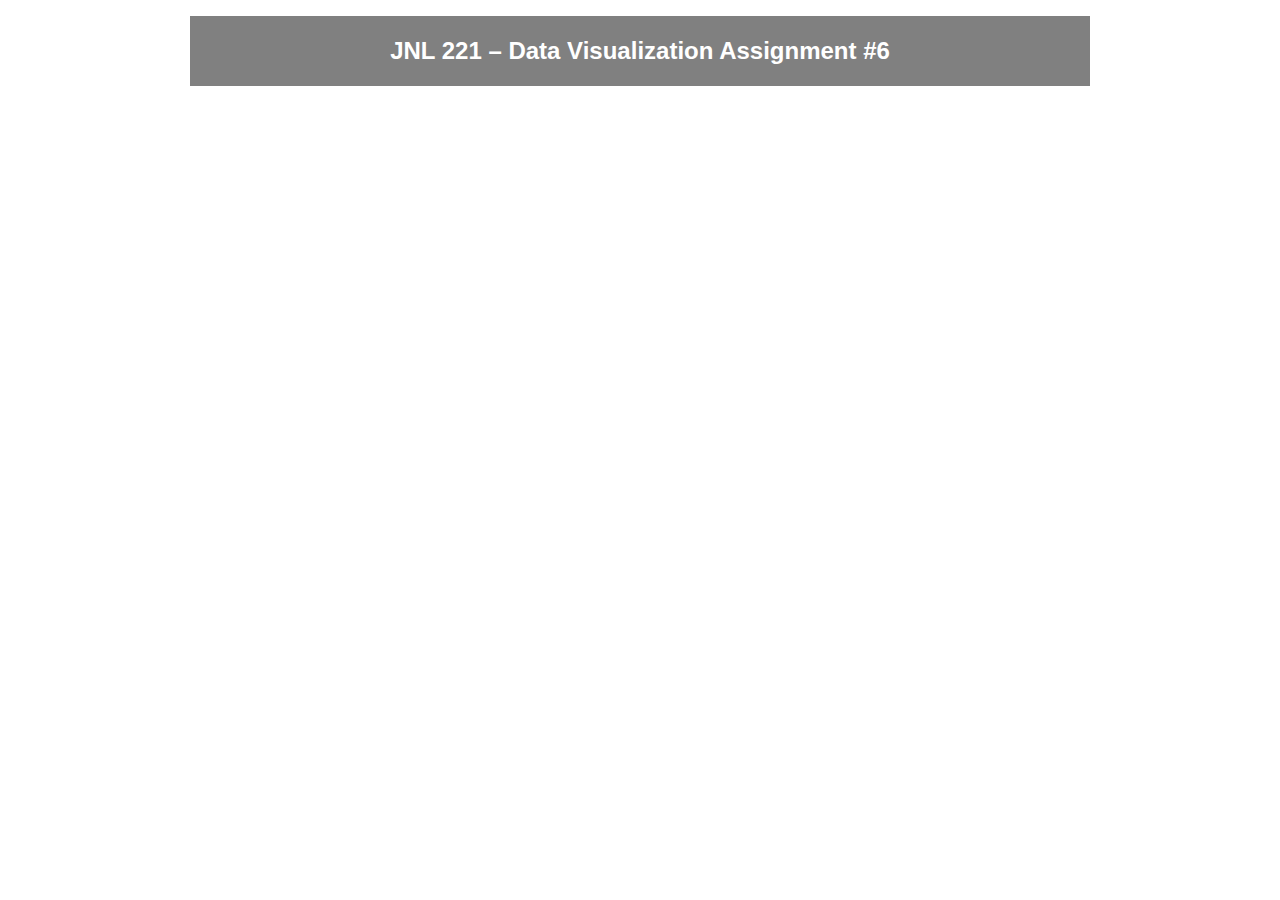
<file: index.html>
<!DOCTYPE html>
<html lang="en">
<head>
	<meta charset="utf-8">
	<meta name="viewport" content="width=device-width, initial-scale=1">
	<title>Data Visualization Assignment #2</title>
	<style type="text/css"> body{max-width:900px;margin-right:auto;margin-left:auto;padding:8px}.header{background-color:gray;color:#fff;font-family:Arial,sans-serif;padding:1px;margin-bottom:30px;text-align:center}
	</style>
</head>
<body>

	<div class="header">
		<h2>JNL 221 – Data Visualization Assignment #6</h2>
	</div>

	<iframe title="Most Popular Makes of Electric Vehicles in Washington State as of 2023" aria-label="Pie Chart" id="datawrapper-chart-H70Hw" src="https://datawrapper.dwcdn.net/H70Hw/1/" scrolling="no" frameborder="0" style="width: 0; min-width: 100% !important; border: none;" height="620" data-external="1"></iframe><script type="text/javascript">!function(){"use strict";window.addEventListener("message",(function(a){if(void 0!==a.data["datawrapper-height"]){var e=document.querySelectorAll("iframe");for(var t in a.data["datawrapper-height"])for(var r=0;r<e.length;r++)if(e[r].contentWindow===a.source){var i=a.data["datawrapper-height"][t]+"px";e[r].style.height=i}}}))}();
	</script>

</body>
</html>
</file>
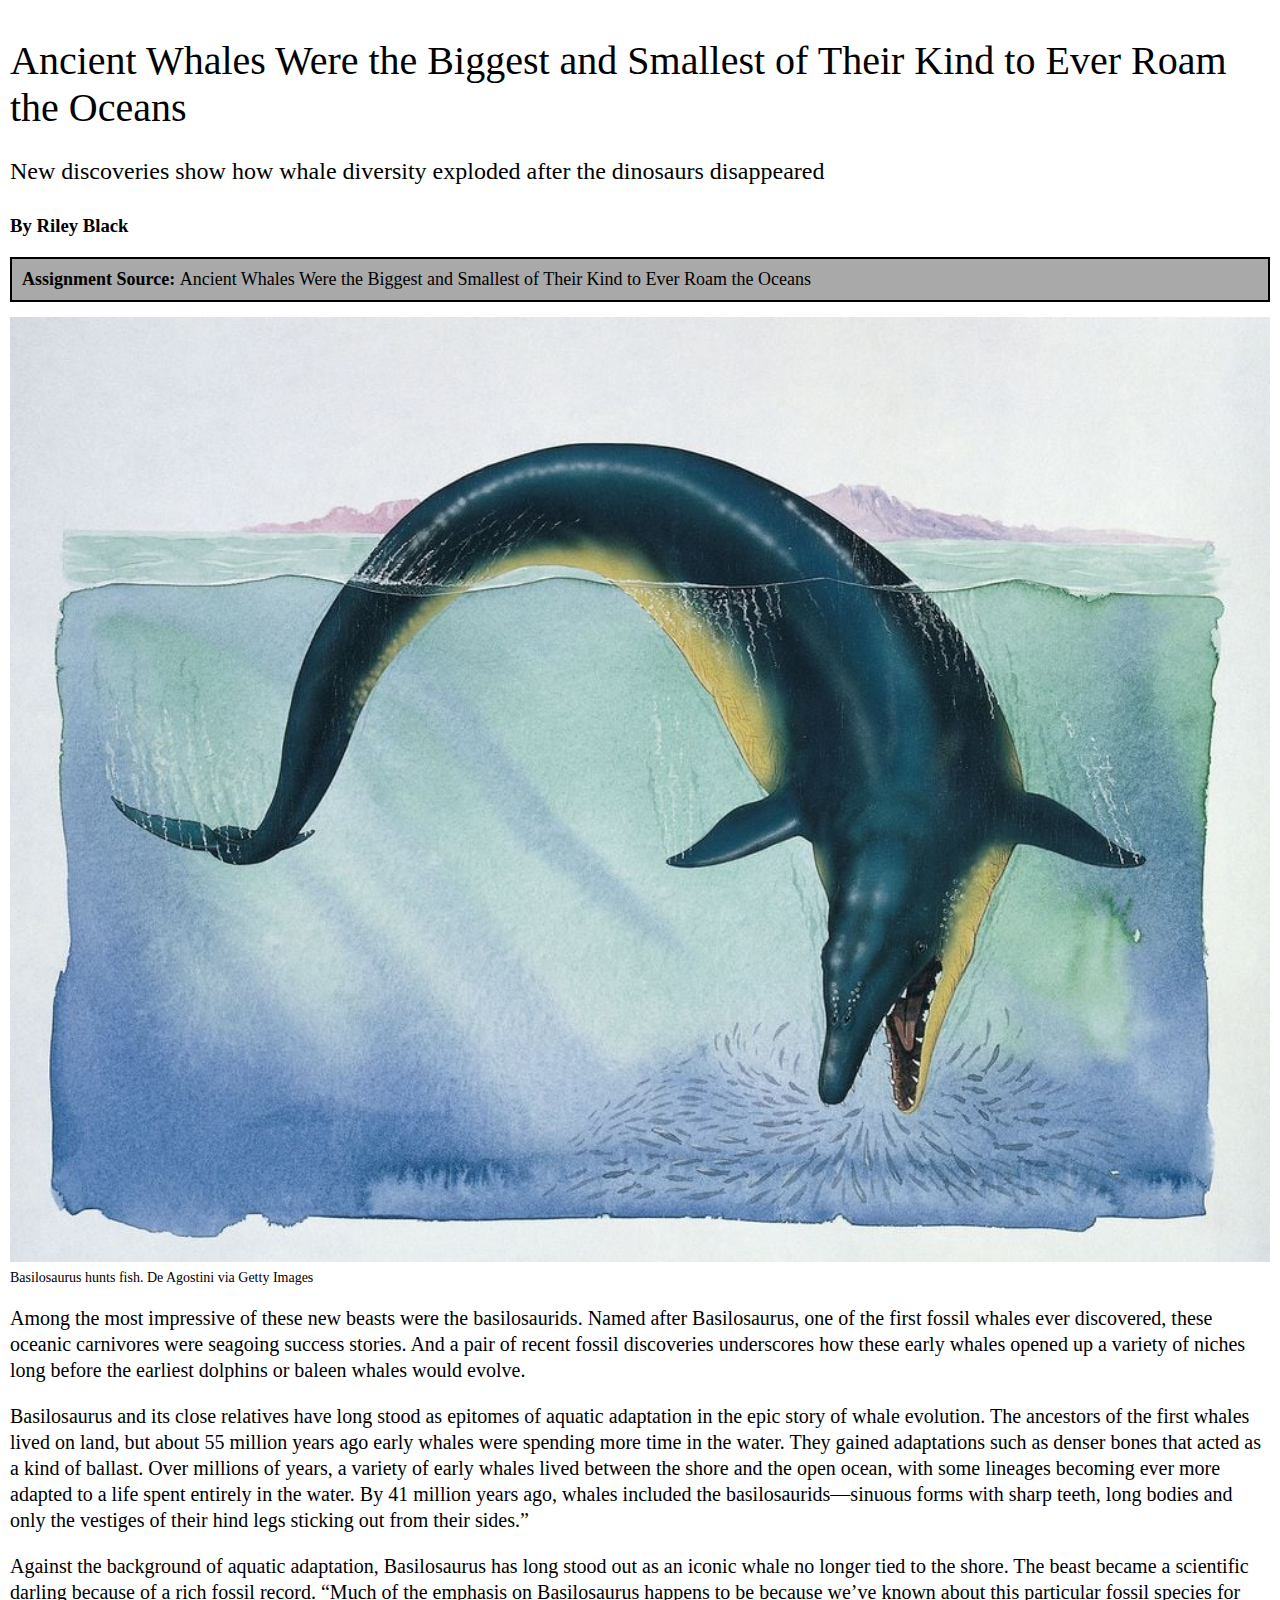
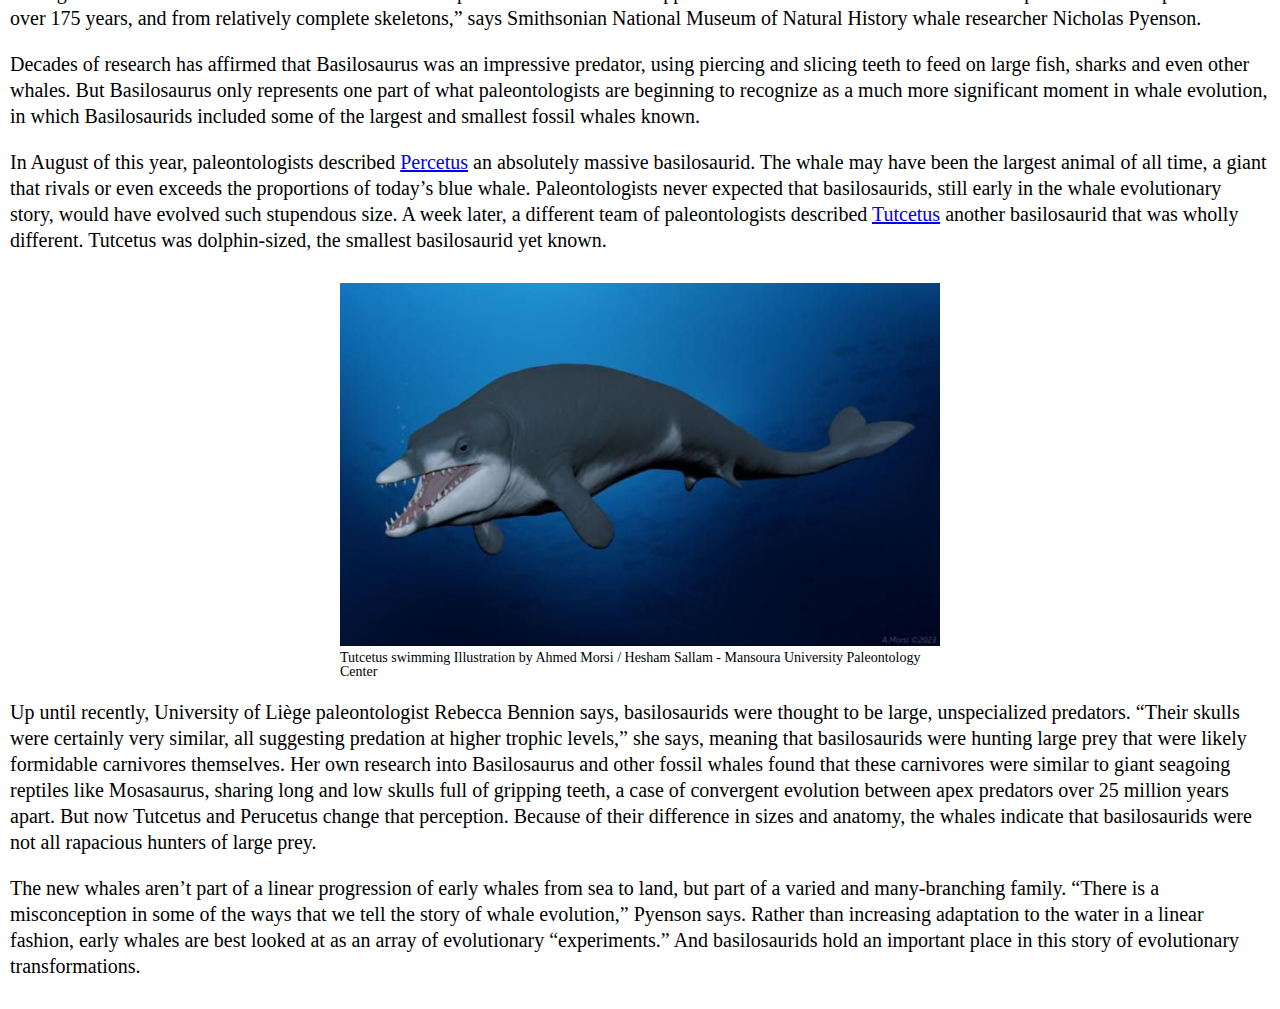
<file: assignment 8/index.html>
<!DOCTYPE html>
<html>

<head>
  <meta charset="utf-8">
  <meta name="viewport" content="width=device-width, initial-scale=1">
  <link rel="stylesheet" href="main.css">
  <title>Assignment 8: Recreating an article</title>
</head>

<body>

  <h1>Ancient Whales Were the Biggest and Smallest of Their Kind to Ever Roam the Oceans</h1>
  <h2>New discoveries show how whale diversity exploded after the dinosaurs disappeared</h2>
  <h3>By Riley Black</h3>

  <p><div class= "source-info"><b>Assignment Source: </b> Ancient Whales Were the Biggest and Smallest of Their Kind to Ever Roam the Oceans <a href= "https://www.smithsonianmag.com/science-nature/the-first-whales-to-rule-the-seas-were-giganticand-tiny-180983202/"> <a> </div>

  <img src="sites.jpeg" alt="Illustration of a Basilosaurus hunting fish">
  <p class="lead-caption"> Basilosaurus hunts fish. De Agostini via Getty Images </p>



<p>Among the most impressive of these new beasts were the basilosaurids. Named after Basilosaurus, one of the first fossil whales ever discovered, these oceanic carnivores were seagoing success stories. And a pair of recent fossil discoveries underscores how these early whales opened up a variety of niches long before the earliest dolphins or baleen whales would evolve.</p>

<p>Basilosaurus and its close relatives have long stood as epitomes of aquatic adaptation in the epic story of whale evolution. The ancestors of the first whales lived on land, but about 55 million years ago early whales were spending more time in the water. They gained adaptations such as denser bones that acted as a kind of ballast. Over millions of years, a variety of early whales lived between the shore and the open ocean, with some lineages becoming ever more adapted to a life spent entirely in the water. By 41 million years ago, whales included the basilosaurids—sinuous forms with sharp teeth, long bodies and only the vestiges of their hind legs sticking out from their sides.” </p>

<p>Against the background of aquatic adaptation, Basilosaurus has long stood out as an iconic whale no longer tied to the shore. The beast became a scientific darling because of a rich fossil record. “Much of the emphasis on Basilosaurus happens to be because we’ve known about this particular fossil species for over 175 years, and from relatively complete skeletons,” says Smithsonian National Museum of Natural History whale researcher Nicholas Pyenson.</p>

<p>Decades of research has affirmed that Basilosaurus was an impressive predator, using piercing and slicing teeth to feed on large fish, sharks and even other whales. But Basilosaurus only represents one part of what paleontologists are beginning to recognize as a much more significant moment in whale evolution, in which Basilosaurids included some of the largest and smallest fossil whales known.</p>

<p>In August of this year, paleontologists described <a href="https://www.smithsonianmag.com/smart-news/this-massive-extinct-whale-may-be-the-heaviest-animal-that-ever-lived-180982652/">Percetus</a> an absolutely massive basilosaurid. The whale may have been the largest animal of all time, a giant that rivals or even exceeds the proportions of today’s blue whale. Paleontologists never expected that basilosaurids, still early in the whale evolutionary story, would have evolved such stupendous size. A week later, a different team of paleontologists described <a href="https://www.smithsonianmag.com/smart-news/fossil-of-tiny-extinct-whale-discovered-in-egypt-named-for-king-tut-180982709/">Tutcetus</a> another basilosaurid that was wholly different. Tutcetus was dolphin-sized, the smallest basilosaurid yet known.</p>

<img class="other-image" src="whale.jpeg" alt="A 3-D model of Tutcetus, an extinct dolphin-sized basilosaurid.">
<p class="other-caption">Tutcetus swimming Illustration by Ahmed Morsi / Hesham Sallam - Mansoura University Paleontology Center</p>

<p>Up until recently, University of Liège paleontologist Rebecca Bennion says, basilosaurids were thought to be large, unspecialized predators. “Their skulls were certainly very similar, all suggesting predation at higher trophic levels,” she says, meaning that basilosaurids were hunting large prey that were likely formidable carnivores themselves. Her own research into Basilosaurus and other fossil whales found that these carnivores were similar to giant seagoing reptiles like Mosasaurus, sharing long and low skulls full of gripping teeth, a case of convergent evolution between apex predators over 25 million years apart. But now Tutcetus and Perucetus change that perception. Because of their difference in sizes and anatomy, the whales indicate that basilosaurids were not all rapacious hunters of large prey.</p>

<p>The new whales aren’t part of a linear progression of early whales from sea to land, but part of a varied and many-branching family. “There is a misconception in some of the ways that we tell the story of whale evolution,” Pyenson says. Rather than increasing adaptation to the water in a linear fashion, early whales are best looked at as an array of evolutionary “experiments.” And basilosaurids hold an important place in this story of evolutionary transformations.</p>





<p></p>

<p></p>

</html>
</file>
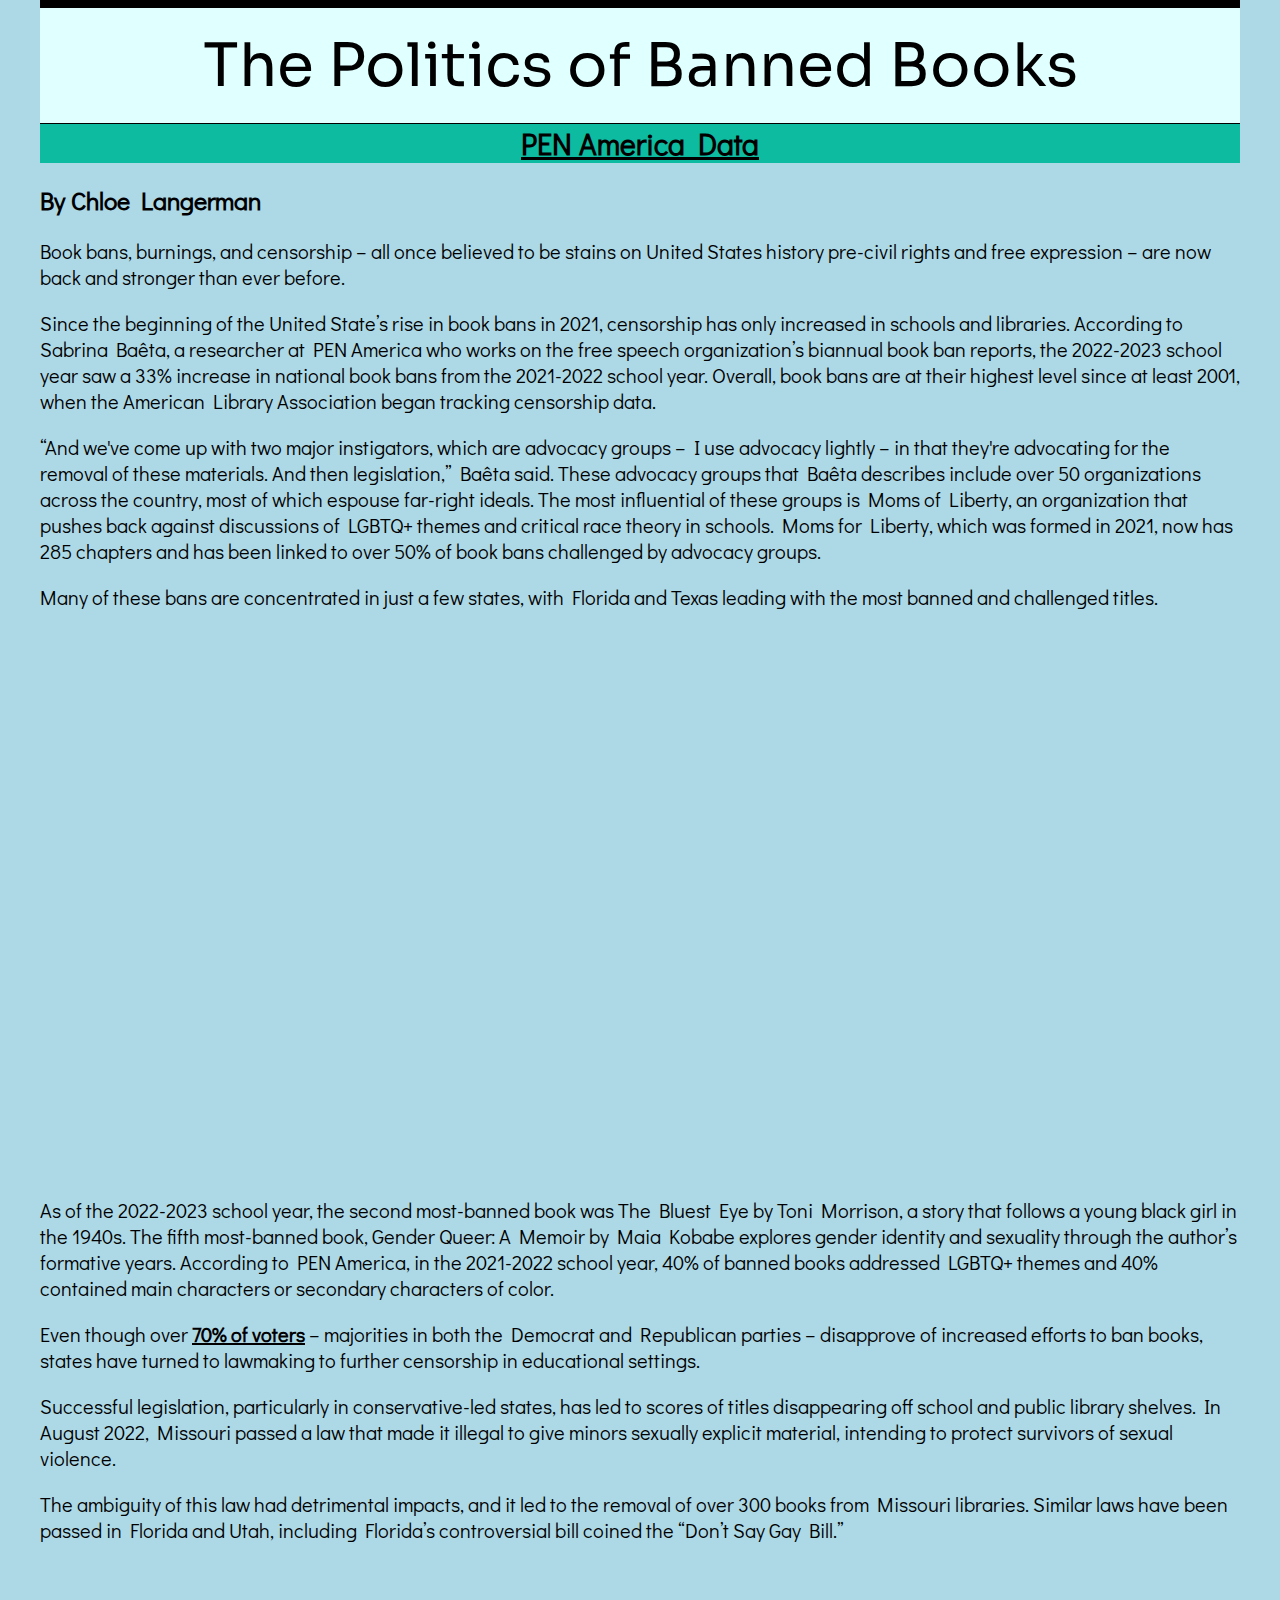
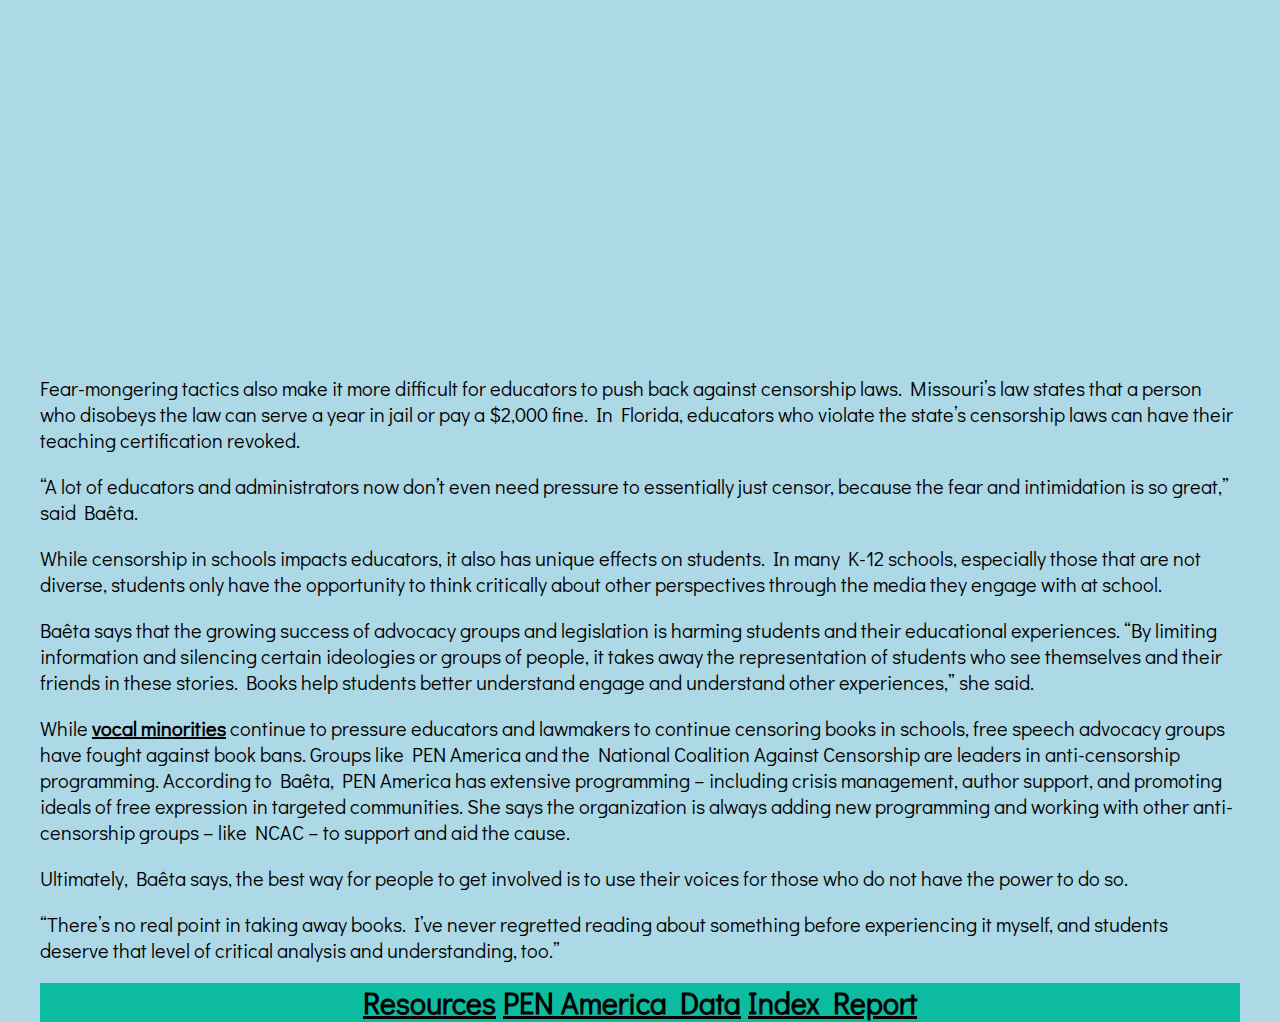
<file: final project/index.html>
<html>
  

<head>
    <link href="https://cdn.jsdelivr.net/npm/bootstrap@5.3.2/dist/css/bootstrap.min.css" rel="stylesheet" integrity="sha384-T3c6CoIi6uLrA9TneNEoa7RxnatzjcDSCmG1MXxSR1GAsXEV/Dwwykc2MPK8M2HN" crossorigin="anonymous">

    <link rel="stylesheet" href="main.css">
    <title>
    </title>
 
  </head> 



    </style>
    

    <nav class= "justify-content-center" style="background-color: lightcyan">
      <a class="navbar-brand" href="#"></a>
      <class="d-inline-block align-text-top style="font-size: 60px;"> 
      <link rel="preconnect" href="https://fonts.googleapis.com">
      <link rel="preconnect" href="https://fonts.gstatic.com" crossorigin>
      <link href="https://fonts.googleapis.com/css2?family=Manrope&family=Sen:wght@400;500&family=Sora:wght@500&display=swap" rel="stylesheet">  
      The Politics of Banned Books 

    </a>
      
    </nav>

   
    <div class="navbar">
      <a href="#home" class="active"></a>
      <strong><a href= "https://docs.google.com/spreadsheets/d/1a6v7R7pidO7TIwRZTIh9T6c0--QNNVufcUUrDcz2GJM/edit#gid=982757372" target="_blank">PEN America Data</a></strong>
      <a href="#contact"></a>
    </div>

    <div class="container">
      <div class="row">
        <div class="col">

        
            <div class="container-fluid">
              <a class="navbar-brand" href="#">
                
               
              </a>
            </div>
          </nav>

        </div>
      </div>


      <div class="row"></div>
        <div class="col">
    
         
  
        
          
            <link rel="preconnect" href="https://fonts.googleapis.com">
            <link rel="preconnect" href="https://fonts.gstatic.com" crossorigin>
            <link href="https://fonts.googleapis.com/css2?family=Manrope&family=Sen:wght@400;500&family=Sora:wght@500&display=swap" rel="stylesheet">      
          
          </h1>

         

          <p class="pointer"></p>

          <h2>By Chloe Langerman
            <link rel="preconnect" href="https://fonts.googleapis.com">
            <link rel="preconnect" href="https://fonts.gstatic.com" crossorigin>
            <link href="https://fonts.googleapis.com/css2?family=Didact+Gothic&family=Manrope&family=Sen:wght@400;500&family=Sora:wght@500&display=swap" rel="stylesheet">
          </h2>
          
        
        </div>

        <div class="row">

          <div class="col-sm-6">


            <p>Book bans, burnings, and censorship – all once believed to be stains on United States history pre-civil rights and free expression – are now back and stronger than ever before.</p>

            <link rel="preconnect" href="https://fonts.googleapis.com">
            <link rel="preconnect" href="https://fonts.gstatic.com" crossorigin>
            <link href="https://fonts.googleapis.com/css2?family=Didact+Gothic&family=Manrope&family=Sen:wght@400;500&family=Sora:wght@500&display=swap" rel="stylesheet">

            <p>Since the beginning of the United State’s rise in book bans in 2021, censorship has only increased in schools and libraries. According to Sabrina Baêta, a researcher at PEN America who works on the free speech organization’s biannual book ban reports, the 2022-2023 school year saw a 33% increase in national book bans from the 2021-2022 school year. Overall, book bans are at their highest level since at least 2001, when the American Library Association began tracking censorship data. </p>

            <p>“And we've come up with two major instigators, which are advocacy groups – I use advocacy lightly – in that they're advocating for the removal of these materials. And then legislation,” Baêta said. 

              These advocacy groups that Baêta describes include over 50 organizations across the country, most of which espouse far-right ideals. The most influential of these groups is Moms of Liberty, an organization that pushes back against discussions of LGBTQ+ themes and critical race theory in schools. Moms for Liberty, which was formed in 2021, now has 285 chapters and has been linked to over 50% of book bans challenged by advocacy groups. 
              </p>

              <p>Many of these bans are concentrated in just a few states, with Florida and Texas leading with the most banned and challenged titles.</p>
            
            <iframe title="Book Bans in the United States (July 2022-June 2023)" aria-label="Map" id="datawrapper-chart-jBSq1" src="https://datawrapper.dwcdn.net/jBSq1/1/" scrolling="no" frameborder="0" style="width: 0; min-width: 100% !important; border: none;" height="547" data-external="1"></iframe><script type="text/javascript">!function(){"use strict";window.addEventListener("message",(function(a){if(void 0!==a.data["datawrapper-height"]){var e=document.querySelectorAll("iframe");for(var t in a.data["datawrapper-height"])for(var r=0;r<e.length;r++)if(e[r].contentWindow===a.source){var i=a.data["datawrapper-height"][t]+"px";e[r].style.height=i}}}))}();
            </script>
            
           <p>As of the 2022-2023 school year, the second most-banned book was The Bluest Eye by Toni Morrison, a story that follows a young black girl in the 1940s. The fifth most-banned book, Gender Queer: A Memoir by Maia Kobabe explores gender identity and sexuality through the author’s formative years.  

            According to PEN America, in the 2021-2022 school year, 40% of banned books addressed LGBTQ+ themes and 40% contained main characters or secondary characters of color. </p> 

            <p>
              Even though over <strong><a href="https://www.ala.org/news/press-releases/2022/03/large-majorities-voters-oppose-book-bans-and-have-confidence-libraries" target="_blank">70% of voters</a></strong> – majorities in both the Democrat and Republican parties – disapprove of increased efforts to ban books, states have turned to lawmaking to further censorship in educational settings. </p>

              <p>Successful legislation, particularly in conservative-led states, has led to scores of titles disappearing off school and public library shelves. In August 2022, Missouri passed a law that made it illegal to give minors sexually explicit material, intending to protect survivors of sexual violence. </p>

             

         <link rel="stylesheet" href="https://fonts.googleapis.com/css2?family=Sora&display=swap">

          
         


          </div>

          <div class="col-sm-6">

        

           <p>The ambiguity of this law had detrimental impacts, and it led to the removal of over 300 books from Missouri libraries. Similar laws have been passed in Florida and Utah, including Florida’s controversial bill coined the “Don’t Say Gay Bill.” </p>
           

            <iframe title="Top 5 Most Banned Books in U.S. (July 2022-June 2023)" aria-label="Donut Chart" id="datawrapper-chart-Vgqnk" src="https://datawrapper.dwcdn.net/Vgqnk/1/" scrolling="no" frameborder="0" style="width: 0; min-width: 100% !important; border: none;" height="392" data-external="1"></iframe><script type="text/javascript">!function(){"use strict";window.addEventListener("message",(function(a){if(void 0!==a.data["datawrapper-height"]){var e=document.querySelectorAll("iframe");for(var t in a.data["datawrapper-height"])for(var r=0;r<e.length;r++)if(e[r].contentWindow===a.source){var i=a.data["datawrapper-height"][t]+"px";e[r].style.height=i}}}))}();
            </script>
        

            <p>Fear-mongering tactics also make it more difficult for educators to push back against censorship laws. Missouri’s law states that a person who disobeys the law can serve a year in jail or pay a $2,000 fine. In Florida, educators who violate the state’s censorship laws can have their teaching certification revoked. </p>

             <p>“A lot of educators and administrators now don’t even need pressure to essentially just censor, because the fear and intimidation is so great,” said Baêta.</p> 
              
             <P>While censorship in schools impacts educators, it also has unique effects on students. In many K-12 schools, especially those that are not diverse, students only have the opportunity to think critically about other perspectives through the media they engage with at school. </P> 
              
              <p>Baêta says that the growing success of advocacy groups and legislation is harming students and their educational experiences. “By limiting information and silencing certain ideologies or groups of people, it takes away the representation of students who see themselves and their friends in these stories. Books help students better understand engage and understand other experiences,” she said. </p>
              
             <P></P> While <strong><a href= "https://www.npr.org/2023/10/17/1206219484/scholastic-book-fair-diversity-book-bans#:~:text=The%20movement%20to%20restrict%20books,2021%2D%2722%20school%20year." target="_blank">vocal minorities</a></strong> continue to pressure educators and lawmakers to continue censoring books in schools, free speech advocacy groups have fought against book bans. Groups like PEN America and the National Coalition Against Censorship are leaders in anti-censorship programming. According to Baêta, PEN America has extensive programming – including crisis management, author support, and promoting ideals of free expression in targeted communities. She says the organization is always adding new programming and working with other anti-censorship groups – like NCAC – to support and aid the cause. </p>

             <p>Ultimately, Baêta says, the best way for people to get involved is to use their voices for those who do not have the power to do so. </p>

             <p>“There’s no real point in taking away books. I’ve never regretted reading about something before experiencing it myself, and students deserve that level of critical analysis and understanding, too.”</p>
          </div>
     
        </div>
    
      </div>


      <script src="https://cdn.jsdelivr.net/npm/bootstrap@5.3.2/dist/js/bootstrap.bundle.min.js" integrity="sha384-C6RzsynM9kWDrMNeT87bh95OGNyZPhcTNXj1NW7RuBCsyN/o0jlpcV8Qyq46cDfL" crossorigin="anonymous"></script>  
  
      <div class="navbar">
        <strong><a href= "https://pen.org/how-to-fight-book-bans-a-tip-sheet-for-students/" target="_blank">Resources</a></strong>
        <strong><a href= "https://docs.google.com/spreadsheets/d/1a6v7R7pidO7TIwRZTIh9T6c0--QNNVufcUUrDcz2GJM/edit#gid=982757372" target="_blank">PEN America Data</a></strong>
        <strong><a href= "https://pen.org/report/banned-in-the-usa-state-laws-supercharge-book-suppression-in-schools/" target="_blank">Index Report</a></strong>
      </div>

  </body>
</html>
</file>
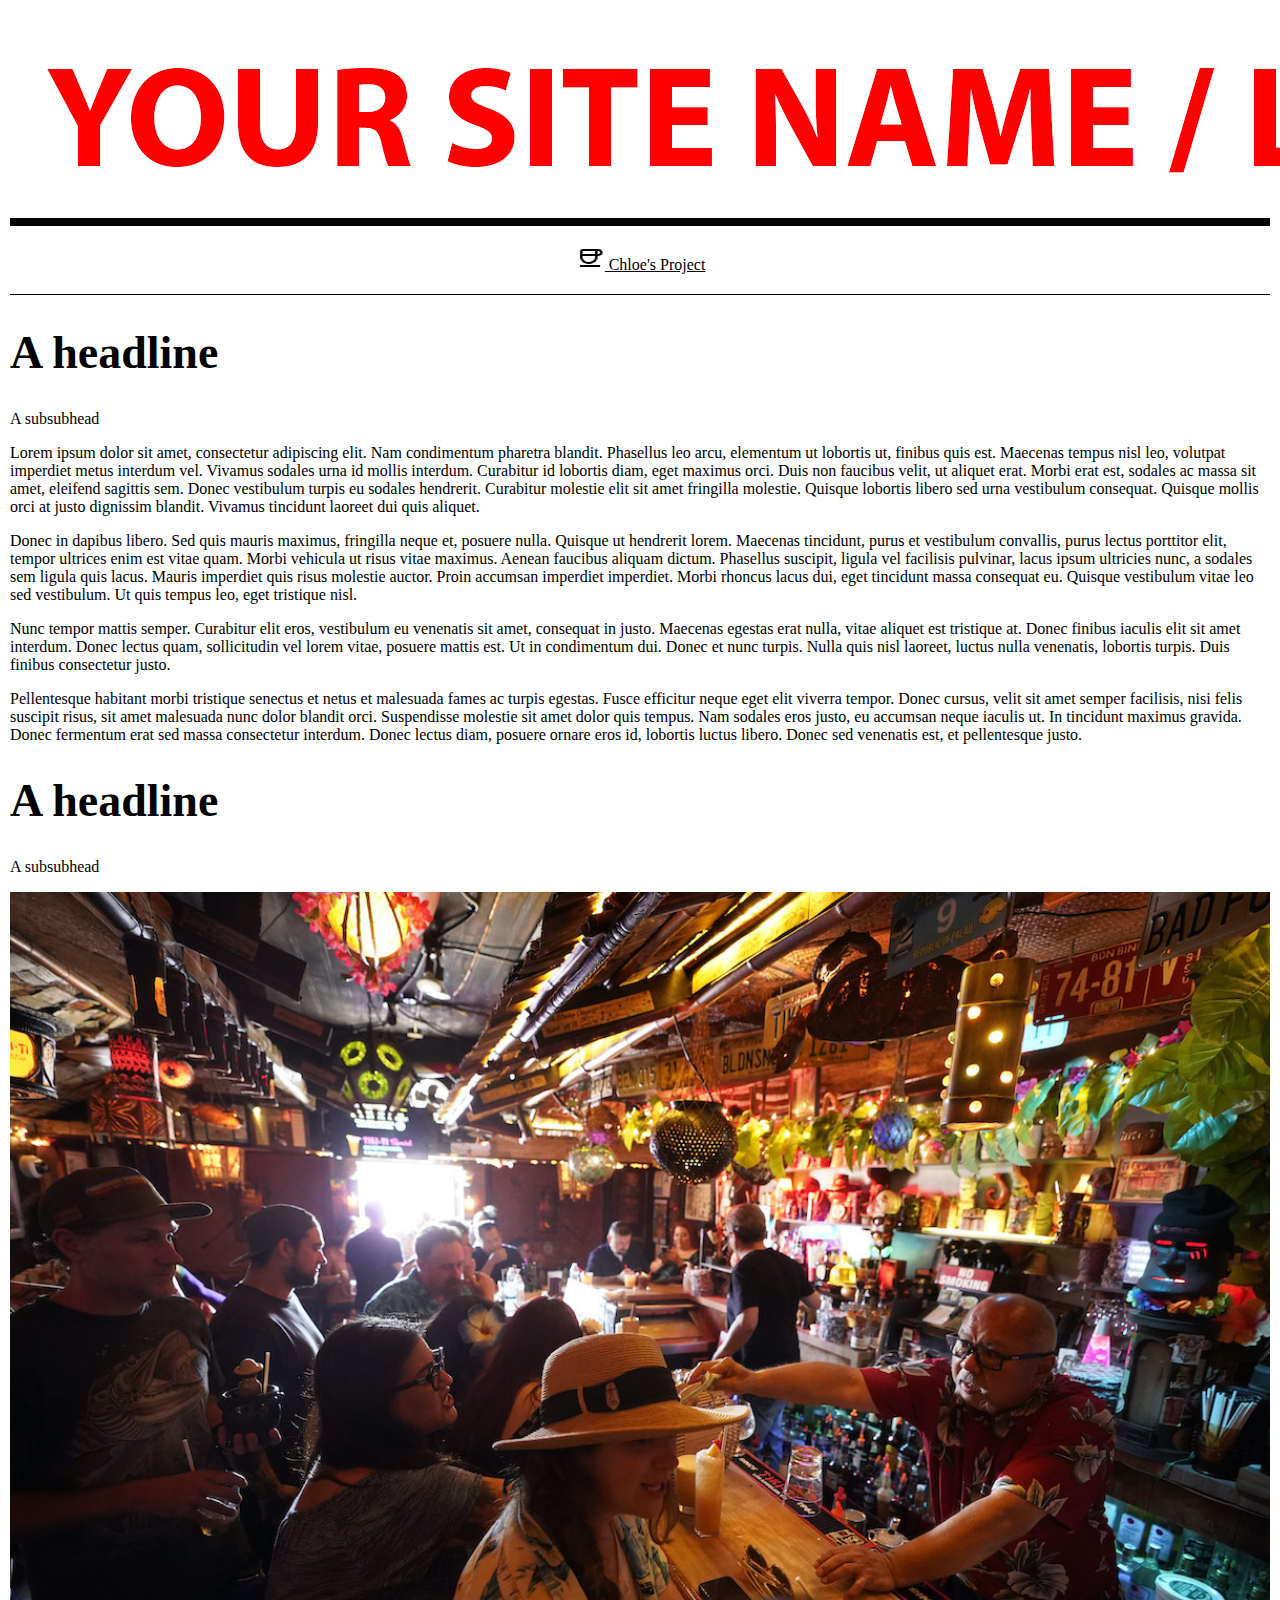
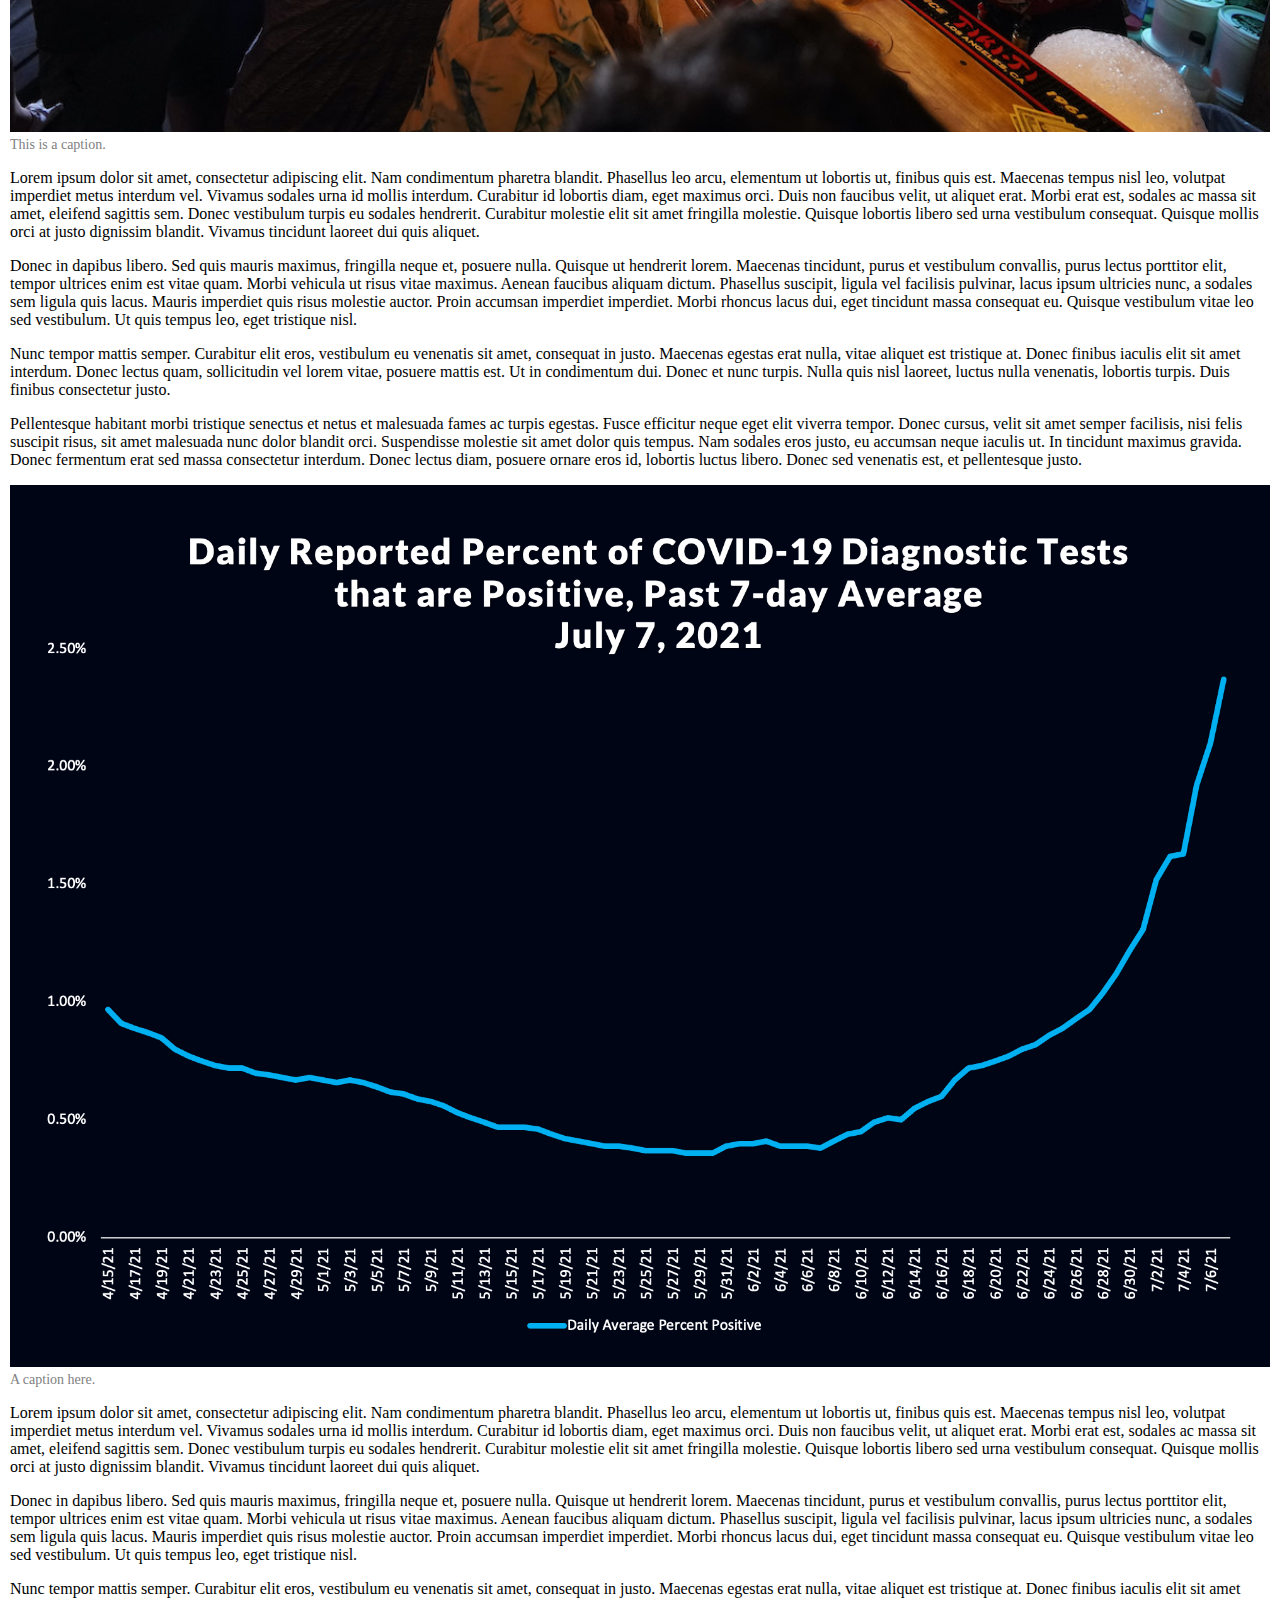
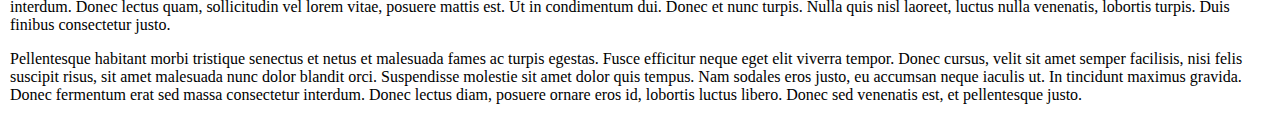
<file: assignment10/assignment10_template/index.html>
<html>
  <head>
  
    <link href="https://cdn.jsdelivr.net/npm/bootstrap@5.3.2/dist/css/bootstrap.min.css" rel="stylesheet" integrity="sha384-T3c6CoIi6uLrA9TneNEoa7RxnatzjcDSCmG1MXxSR1GAsXEV/Dwwykc2MPK8M2HN" crossorigin="anonymous">
    <link rel="stylesheet" href="main.css">
    <title></title>
  </head>

  <body>

    <div>

        <img class="img-fluid" src="images/logo_placeholder.png" alt="Logo">

        <!-- Replace the image above with your own logo from Iconmonstr.com -->

        <!-- Try adding a Navbar from Getbootstrap.com -->

      

    </div>


    <div class="'container">

      <div class="row">
          <div class="col">
            <nav class="navbar bg-body-tertiary">
              <div class="container-fluid">
                <a class="navbar-brand" href="#">
                  <img src="coffee.png" alt="Logo" width="30" height="24" class="d-inline-block align-text-top">
                  Chloe's Project
                </a>
              </div>
            </nav>
          </div>

      </div>

      <div class="row"></div>
      <div  class="col">
        <h1>A headline</h1>
        <p>A subsubhead</p>
       </div>

      <div class="row">
       <div class="col">

        <p>Lorem ipsum dolor sit amet, consectetur adipiscing elit. Nam condimentum pharetra blandit. Phasellus leo arcu, elementum ut lobortis ut, finibus quis est. Maecenas tempus nisl leo, volutpat imperdiet metus interdum vel. Vivamus sodales urna id mollis interdum. Curabitur id lobortis diam, eget maximus orci. Duis non faucibus velit, ut aliquet erat. Morbi erat est, sodales ac massa sit amet, eleifend sagittis sem. Donec vestibulum turpis eu sodales hendrerit. Curabitur molestie elit sit amet fringilla molestie. Quisque lobortis libero sed urna vestibulum consequat. Quisque mollis orci at justo dignissim blandit. Vivamus tincidunt laoreet dui quis aliquet.</p>

        <p>Donec in dapibus libero. Sed quis mauris maximus, fringilla neque et, posuere nulla. Quisque ut hendrerit lorem. Maecenas tincidunt, purus et vestibulum convallis, purus lectus porttitor elit, tempor ultrices enim est vitae quam. Morbi vehicula ut risus vitae maximus. Aenean faucibus aliquam dictum. Phasellus suscipit, ligula vel facilisis pulvinar, lacus ipsum ultricies nunc, a sodales sem ligula quis lacus. Mauris imperdiet quis risus molestie auctor. Proin accumsan imperdiet imperdiet. Morbi rhoncus lacus dui, eget tincidunt massa consequat eu. Quisque vestibulum vitae leo sed vestibulum. Ut quis tempus leo, eget tristique nisl.</p>
       
         
        </div>
      


    
          <div class="col">
      <p>Nunc tempor mattis semper. Curabitur elit eros, vestibulum eu venenatis sit amet, consequat in justo. Maecenas egestas erat nulla, vitae aliquet est tristique at. Donec finibus iaculis elit sit amet interdum. Donec lectus quam, sollicitudin vel lorem vitae, posuere mattis est. Ut in condimentum dui. Donec et nunc turpis. Nulla quis nisl laoreet, luctus nulla venenatis, lobortis turpis. Duis finibus consectetur justo.</p>

      <p>Pellentesque habitant morbi tristique senectus et netus et malesuada fames ac turpis egestas. Fusce efficitur neque eget elit viverra tempor. Donec cursus, velit sit amet semper facilisis, nisi felis suscipit risus, sit amet malesuada nunc dolor blandit orci. Suspendisse molestie sit amet dolor quis tempus. Nam sodales eros justo, eu accumsan neque iaculis ut. In tincidunt maximus gravida. Donec fermentum erat sed massa consectetur interdum. Donec lectus diam, posuere ornare eros id, lobortis luctus libero. Donec sed venenatis est, et pellentesque justo.</p>
    </div>

 
        <h1>A headline</h1>
        <p>A subsubhead</p>

      <img class="story_image" src="images/img1.jpg" alt="">
      <p class="caption">This is a caption.</p>

      <p>Lorem ipsum dolor sit amet, consectetur adipiscing elit. Nam condimentum pharetra blandit. Phasellus leo arcu, elementum ut lobortis ut, finibus quis est. Maecenas tempus nisl leo, volutpat imperdiet metus interdum vel. Vivamus sodales urna id mollis interdum. Curabitur id lobortis diam, eget maximus orci. Duis non faucibus velit, ut aliquet erat. Morbi erat est, sodales ac massa sit amet, eleifend sagittis sem. Donec vestibulum turpis eu sodales hendrerit. Curabitur molestie elit sit amet fringilla molestie. Quisque lobortis libero sed urna vestibulum consequat. Quisque mollis orci at justo dignissim blandit. Vivamus tincidunt laoreet dui quis aliquet.</p>

      <p>Donec in dapibus libero. Sed quis mauris maximus, fringilla neque et, posuere nulla. Quisque ut hendrerit lorem. Maecenas tincidunt, purus et vestibulum convallis, purus lectus porttitor elit, tempor ultrices enim est vitae quam. Morbi vehicula ut risus vitae maximus. Aenean faucibus aliquam dictum. Phasellus suscipit, ligula vel facilisis pulvinar, lacus ipsum ultricies nunc, a sodales sem ligula quis lacus. Mauris imperdiet quis risus molestie auctor. Proin accumsan imperdiet imperdiet. Morbi rhoncus lacus dui, eget tincidunt massa consequat eu. Quisque vestibulum vitae leo sed vestibulum. Ut quis tempus leo, eget tristique nisl.</p>

      <p>Nunc tempor mattis semper. Curabitur elit eros, vestibulum eu venenatis sit amet, consequat in justo. Maecenas egestas erat nulla, vitae aliquet est tristique at. Donec finibus iaculis elit sit amet interdum. Donec lectus quam, sollicitudin vel lorem vitae, posuere mattis est. Ut in condimentum dui. Donec et nunc turpis. Nulla quis nisl laoreet, luctus nulla venenatis, lobortis turpis. Duis finibus consectetur justo.</p>

      <p>Pellentesque habitant morbi tristique senectus et netus et malesuada fames ac turpis egestas. Fusce efficitur neque eget elit viverra tempor. Donec cursus, velit sit amet semper facilisis, nisi felis suscipit risus, sit amet malesuada nunc dolor blandit orci. Suspendisse molestie sit amet dolor quis tempus. Nam sodales eros justo, eu accumsan neque iaculis ut. In tincidunt maximus gravida. Donec fermentum erat sed massa consectetur interdum. Donec lectus diam, posuere ornare eros id, lobortis luctus libero. Donec sed venenatis est, et pellentesque justo.</p>

      <img class="story_image" src="images/img2.png" alt="">
      <p class="caption">A caption here.</p>

      <p>Lorem ipsum dolor sit amet, consectetur adipiscing elit. Nam condimentum pharetra blandit. Phasellus leo arcu, elementum ut lobortis ut, finibus quis est. Maecenas tempus nisl leo, volutpat imperdiet metus interdum vel. Vivamus sodales urna id mollis interdum. Curabitur id lobortis diam, eget maximus orci. Duis non faucibus velit, ut aliquet erat. Morbi erat est, sodales ac massa sit amet, eleifend sagittis sem. Donec vestibulum turpis eu sodales hendrerit. Curabitur molestie elit sit amet fringilla molestie. Quisque lobortis libero sed urna vestibulum consequat. Quisque mollis orci at justo dignissim blandit. Vivamus tincidunt laoreet dui quis aliquet.</p>

      <p>Donec in dapibus libero. Sed quis mauris maximus, fringilla neque et, posuere nulla. Quisque ut hendrerit lorem. Maecenas tincidunt, purus et vestibulum convallis, purus lectus porttitor elit, tempor ultrices enim est vitae quam. Morbi vehicula ut risus vitae maximus. Aenean faucibus aliquam dictum. Phasellus suscipit, ligula vel facilisis pulvinar, lacus ipsum ultricies nunc, a sodales sem ligula quis lacus. Mauris imperdiet quis risus molestie auctor. Proin accumsan imperdiet imperdiet. Morbi rhoncus lacus dui, eget tincidunt massa consequat eu. Quisque vestibulum vitae leo sed vestibulum. Ut quis tempus leo, eget tristique nisl.</p>

      <p>Nunc tempor mattis semper. Curabitur elit eros, vestibulum eu venenatis sit amet, consequat in justo. Maecenas egestas erat nulla, vitae aliquet est tristique at. Donec finibus iaculis elit sit amet interdum. Donec lectus quam, sollicitudin vel lorem vitae, posuere mattis est. Ut in condimentum dui. Donec et nunc turpis. Nulla quis nisl laoreet, luctus nulla venenatis, lobortis turpis. Duis finibus consectetur justo.</p>

      <p>Pellentesque habitant morbi tristique senectus et netus et malesuada fames ac turpis egestas. Fusce efficitur neque eget elit viverra tempor. Donec cursus, velit sit amet semper facilisis, nisi felis suscipit risus, sit amet malesuada nunc dolor blandit orci. Suspendisse molestie sit amet dolor quis tempus. Nam sodales eros justo, eu accumsan neque iaculis ut. In tincidunt maximus gravida. Donec fermentum erat sed massa consectetur interdum. Donec lectus diam, posuere ornare eros id, lobortis luctus libero. Donec sed venenatis est, et pellentesque justo.</p>


      <script src="https://cdn.jsdelivr.net/npm/bootstrap@5.3.2/dist/js/bootstrap.bundle.min.js" integrity="sha384-C6RzsynM9kWDrMNeT87bh95OGNyZPhcTNXj1NW7RuBCsyN/o0jlpcV8Qyq46cDfL" crossorigin="anonymous"></script>    
  
  </body>
</html>
</file>
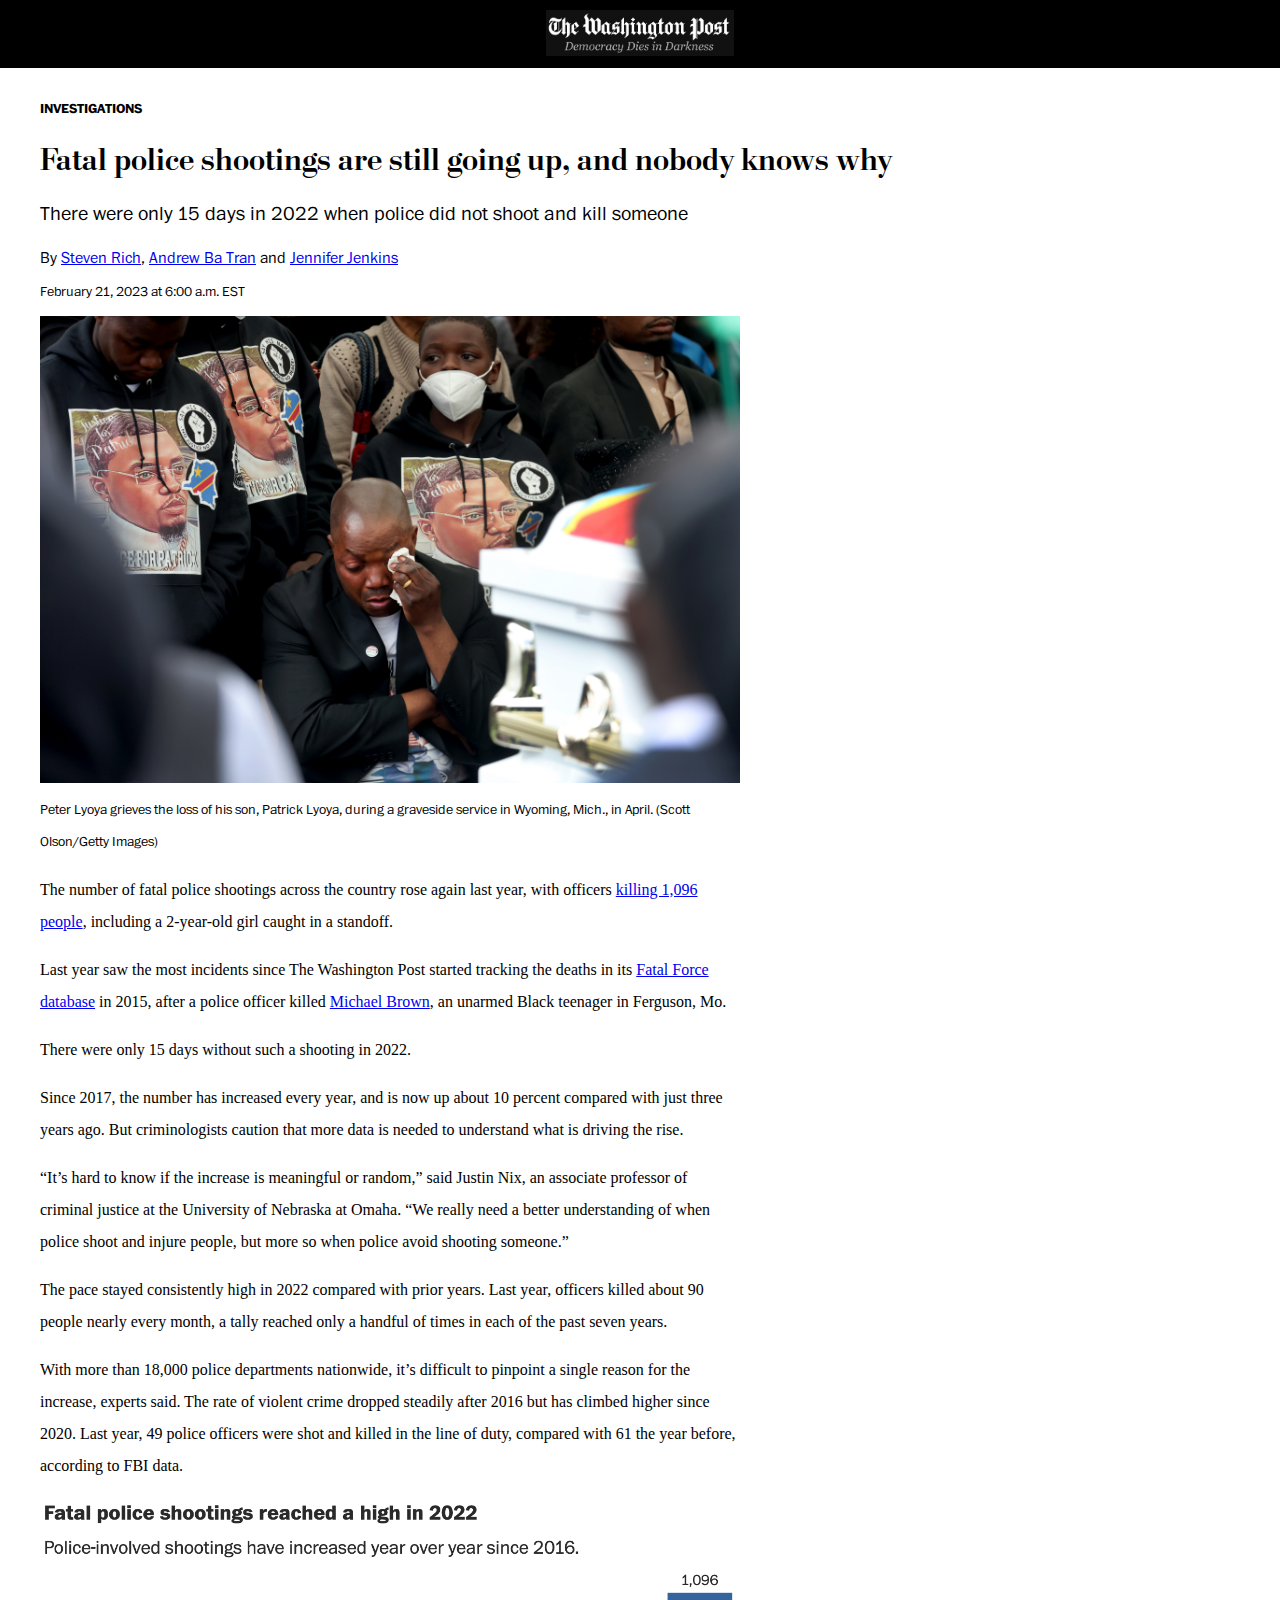
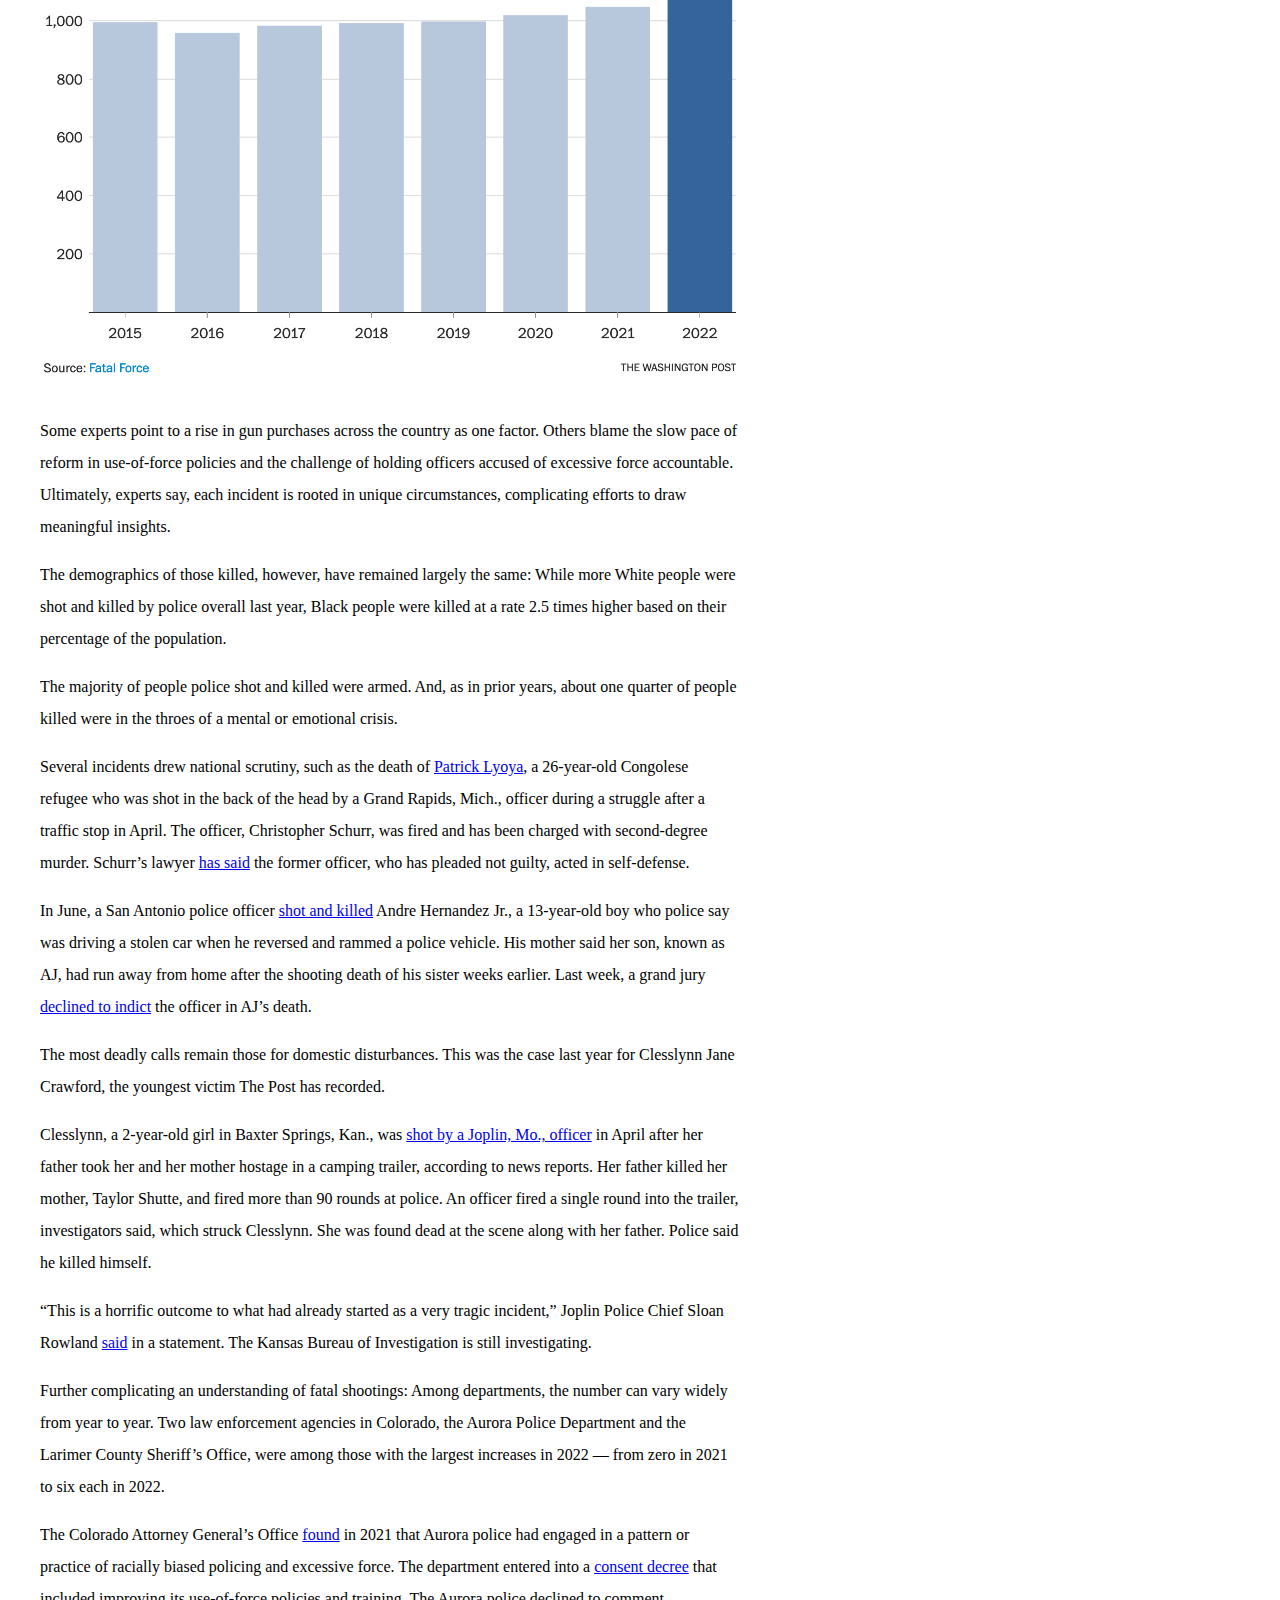
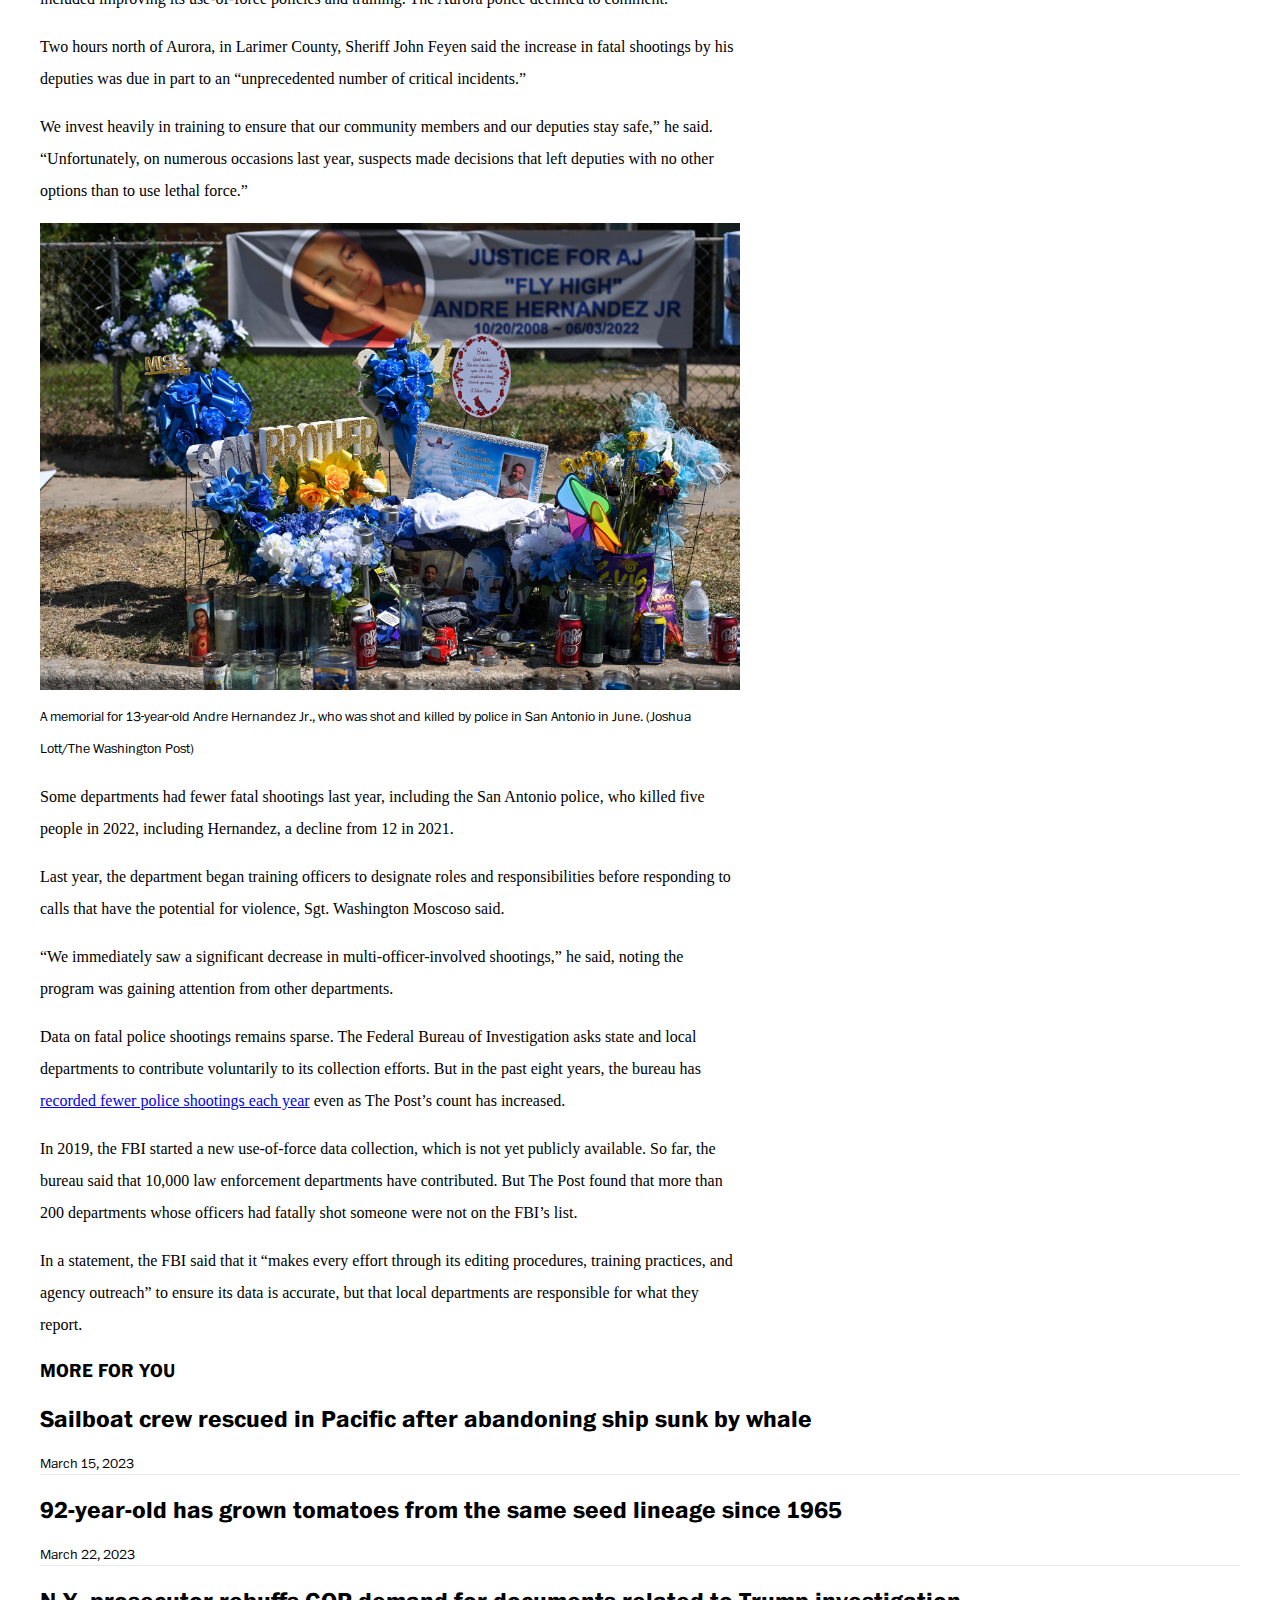
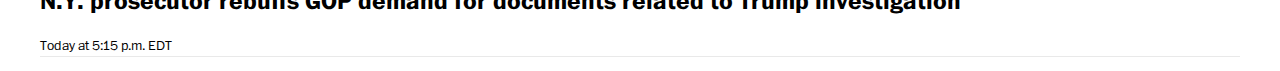
<file: assignment9/article.html>
<!DOCTYPE html>
<html lang="en">
  <head>
    <meta charset="utf-8">
    <meta name="viewport" content="width=device-width, initial-scale=1">
    <link rel="stylesheet" href="css/fonts/fonts.css">
    <link rel="stylesheet" href="css/main.css">
    <title>JNL 221 - HTML/CSS Assignment #2</title>
  </head>
  <body>

    <div class="site-banner">
        <img class="logo" src="images/wp-logo.png" alt="Washington Post logo and slogan combo.">
    </div>

    <div class="article">

      <div class="story-header">

        <p class="news-section">INVESTIGATIONS</p>
        <h1>Fatal police shootings are still going up, and nobody knows why</h1>
        <p class="deck">There were only 15 days in 2022 when police did not shoot and kill someone</p>
        <p class="byline">By <a href="https://www.washingtonpost.com/people/steven-rich/">Steven Rich</a>, <a href="https://www.washingtonpost.com/people/andrew-ba-tran/">Andrew Ba Tran</a> and <a href="https://www.washingtonpost.com/people/jennifer-jenkins/">Jennifer Jenkins</a></p>
        <p class="publish-date">February 21, 2023 at 6:00 a.m. EST</p>

      </div>

      <div class="story-body">

        <img class="photo" src="images/img1.jpg" alt="Peter Lyola grieving in front of a casket while surrounded by mourners.">
        <p class="photo-caption">Peter Lyoya grieves the loss of his son, Patrick Lyoya, during a graveside service in Wyoming, Mich., in April. (Scott Olson/Getty Images)</p>

        <p>The number of fatal police shootings across the country rose again last year, with officers <a href="https://www.washingtonpost.com/graphics/investigations/police-shootings-database/">killing 1,096 people</a>, including a 2-year-old girl caught in a standoff.</p>
        <p>Last year saw the most incidents since The Washington Post started tracking the deaths in its <a href="https://www.washingtonpost.com/graphics/investigations/police-shootings-database/">Fatal Force database</a> in 2015, after a police officer killed <a href="https://www.washingtonpost.com/news/post-nation/wp/2014/08/11/what-you-need-to-know-about-the-death-of-an-unarmed-black-teenager-in-missouri/">Michael Brown</a>, an unarmed Black teenager in Ferguson, Mo.</p>
        <p>There were only 15 days without such a shooting in 2022.</p>
        <p>Since 2017, the number has increased every year, and is now up about 10 percent compared with just three years ago. But criminologists caution that more data is needed to understand what is driving the rise.</p>
        <p>“It’s hard to know if the increase is meaningful or random,” said Justin Nix, an associate professor of criminal justice at the University of Nebraska at Omaha. “We really need a better understanding of when police shoot and injure people, but more so when police avoid shooting someone.”</p>
        <p>The pace stayed consistently high in 2022 compared with prior years. Last year, officers killed about 90 people nearly every month, a tally reached only a handful of times in each of the past seven years.</p>
        <p>With more than 18,000 police departments nationwide, it’s difficult to pinpoint a single reason for the increase, experts said. The rate of violent crime dropped steadily after 2016 but has climbed higher since 2020. Last year, 49 police officers were shot and killed in the line of duty, compared with 61 the year before, according to FBI data.</p>

        <img class="photo" src="images/chart1.png" alt="A bar chart showing annual police shootings.">

        <p>Some experts point to a rise in gun purchases across the country as one factor. Others blame the slow pace of reform in use-of-force policies and the challenge of holding officers accused of excessive force accountable. Ultimately, experts say, each incident is rooted in unique circumstances, complicating efforts to draw meaningful insights.</p>
        <p>The demographics of those killed, however, have remained largely the same: While more White people were shot and killed by police overall last year, Black people were killed at a rate 2.5 times higher based on their percentage of the population.</p>
        <p>The majority of people police shot and killed were armed. And, as in prior years, about one quarter of people killed were in the throes of a mental or emotional crisis.</p>
        <p>Several incidents drew national scrutiny, such as the death of <a href="https://www.mlive.com/patrick-lyoya/">Patrick Lyoya</a>, a 26-year-old Congolese refugee who was shot in the back of the head by a Grand Rapids, Mich., officer during a struggle after a traffic stop in April. The officer, Christopher Schurr, was fired and has been charged with second-degree murder. Schurr’s lawyer <a href="https://www.detroitnews.com/story/news/local/michigan/2023/01/12/christopher-schurr-who-killed-patrick-lyoya-shouldnt-face-trial/69801610007/">has said</a> the former officer, who has pleaded not guilty, acted in self-defense.</p>
        <p>In June, a San Antonio police officer <a href="https://www.yahoo.com/video/13-old-boy-killed-san-153315775.html">shot and killed</a> Andre Hernandez Jr., a 13-year-old boy who police say was driving a stolen car when he reversed and rammed a police vehicle. His mother said her son, known as AJ, had run away from home after the shooting death of his sister weeks earlier. Last week, a grand jury <a href="https://www.expressnews.com/news/local/article/bexar-county-jury-declines-indict-andre-hernandez-17789724.php">declined to indict</a> the officer in AJ’s death.</p>
        <p>The most deadly calls remain those for domestic disturbances. This was the case last year for Clesslynn Jane Crawford, the youngest victim The Post has recorded.</p>
        <p>Clesslynn, a 2-year-old girl in Baxter Springs, Kan., was <a href="https://www.kake.com/story/46215642/2yearold-girl-killed-during-hostage-incident-was-shot-by-police-officer-kbi-says">shot by a Joplin, Mo., officer</a> in April after her father took her and her mother hostage in a camping trailer, according to news reports. Her father killed her mother, Taylor Shutte, and fired more than 90 rounds at police. An officer fired a single round into the trailer, investigators said, which struck Clesslynn. She was found dead at the scene along with her father. Police said he killed himself.</p>
        <p>“This is a horrific outcome to what had already started as a very tragic incident,” Joplin Police Chief Sloan Rowland <a href="https://www.kfdi.com/2022/04/04/kbi-says-police-officer-fired-shot-that-killed-child-during-southeast-kansas-standoff/">said</a> in a statement. The Kansas Bureau of Investigation is still investigating.</p>
        <p>Further complicating an understanding of fatal shootings: Among departments, the number can vary widely from year to year. Two law enforcement agencies in Colorado, the Aurora Police Department and the Larimer County Sheriff’s Office, were among those with the largest increases in 2022 — from zero in 2021 to six each in 2022.</p>
        <p>The Colorado Attorney General’s Office <a href="https://db34539d-4755-46da-9dee-309947ca5365.filesusr.com/ugd/8cd58b_7b1aaee387bc4fb78a7a60d2f12ce789.pdf">found</a> in 2021 that Aurora police had engaged in a pattern or practice of racially biased policing and excessive force. The department entered into a <a href="https://www.auroramonitor.org/">consent decree</a> that included improving its use-of-force policies and training. The Aurora police declined to comment.</p>
        <p>Two hours north of Aurora, in Larimer County, Sheriff John Feyen said the increase in fatal shootings by his deputies was due in part to an “unprecedented number of critical incidents.”</p>
        <p>We invest heavily in training to ensure that our community members and our deputies stay safe,” he said. “Unfortunately, on numerous occasions last year, suspects made decisions that left deputies with no other options than to use lethal force.”</p>

        <img class="photo" src="images/img2.jpg" alt="A roadside memorial for Andre Hernandez Jr.">
        <p class="photo-caption">A memorial for 13-year-old Andre Hernandez Jr., who was shot and killed by police in San Antonio in June. (Joshua Lott/The Washington Post)</p>

        <p>Some departments had fewer fatal shootings last year, including the San Antonio police, who killed five people in 2022, including Hernandez, a decline from 12 in 2021.</p>
        <p>Last year, the department began training officers to designate roles and responsibilities before responding to calls that have the potential for violence, Sgt. Washington Moscoso said.</p>
        <p>“We immediately saw a significant decrease in multi-officer-involved shootings,” he said, noting the program was gaining attention from other departments.</p>
        <p>Data on fatal police shootings remains sparse. The Federal Bureau of Investigation asks state and local departments to contribute voluntarily to its collection efforts. But in the past eight years, the bureau has <a href="https://www.washingtonpost.com/investigations/interactive/2022/fatal-police-shootings-unreported/">recorded fewer police shootings each year</a> even as The Post’s count has increased.</p>
        <p>In 2019, the FBI started a new use-of-force data collection, which is not yet publicly available. So far, the bureau said that 10,000 law enforcement departments have contributed. But The Post found that more than 200 departments whose officers had fatally shot someone were not on the FBI’s list.</p>
        <p>In a statement, the FBI said that it “makes every effort through its editing procedures, training practices, and agency outreach” to ensure its data is accurate, but that local departments are responsible for what they report.</p>

      </div>

      <div class="story-footer">

        <h3>MORE FOR YOU</h3>
        <h2>Sailboat crew rescued in Pacific after abandoning ship sunk by whale</h2>
        <p class="footer-info">March 15, 2023</p>
        <h2>92-year-old has grown tomatoes from the same seed lineage since 1965</h2>
        <p class="footer-info">March 22, 2023</p>
        <h2>N.Y. prosecutor rebuffs GOP demand for documents related to Trump investigation</h2>
        <p class="footer-info">Today at 5:15 p.m. EDT</p>

      </div>

    </div>

  </body>
</html>
</file>
<file: assignment 8/main.css>
body {
  font-family:Verdana, Geneva, Tahoma, sans-serif
  font-weight: 100
  max-width: 800px;
  margin: 0px auto;
  padding: 10px;
}

.source-info {
  background-color: darkgray;
  font-size: 18px;
  margin: 0px 0px 15px 0px;
  border: black solid 2px;
  padding: 10px;
}

img {
  width: 100%;
}

.lead-caption {
  font-size: 14px;
  margin: 5px 0px;
  line-height: 14px;
}

h1 {
  font-family: Georgia, 'Times New Roman', Times, serif;
  font-style:normal;
  font-size: 40px;
  font-weight: 250;
}

h2 {
  font-family:'Lucida Sans', 'Lucida Sans Regular', 'Lucida Grande', 'Lucida Sans Unicode', Geneva, Verdana, sans-serif
  font-size: 24px;
  font-weight: 100;
  margin-bottom: 30px;
}

p {
  font-size: 20px;
  line-height: 26px;
}

.other-image {
  max-width: 600px;
  display: block;
  margin: 30px auto 5px auto;
}

.other-caption {
  font-size: 14px;
  line-height: 14px;
  max-width: 600px;
  margin: 5px auto;
}
</file>
<file: final project/main.css>
body {
  margin: 10px;
  background-color: lightblue;
  font-family: 'Didact Gothic', sans-serif;
  font-size: 20px;
  max-width: 1200px;
  margin: 20px auto;
  margin-top: 0px;
  margin-bottom: 0px;
  padding-left: 10px;
  padding-right: 10px;
  padding-top: 0px;
  padding-bottom: 0px;
  
}


nav {
  border-top: 8px solid black;
  border-bottom: 1px solid black;
  padding: 20px;
  text-align: center;
  color: black;
  font-family: 'Sora', sans-serif;
}

.logo {
  width: 330px;
}


header {
    font-family: 'Sora', sans-serif;
    font-size: 40px;
}

h1 {
  font-size: 48px;
  text-align: center;
  font-family: 'Sora', sans-serif;
}

h2 {
  font-family: 'Didact Gothic', sans-serif;
  font-size: 25px;
  font-weight: bold

}

.byline {
  font-weight: bold;
  font-size: 30px;
  font-family: 'Sora', sans-serif;
}

.tdpad {
  padding: 15px;
}

article > p {
  font-family: Pensum, "Times New Roman", serif;
  font-size: 20px;
}

.story_image {
  width: 100%;
}

.caption {
  color: gray;
  font-size: 14px;
  margin-top: 5px;
}

footer {
  margin-top: 30px;
  font-family: Basier, Arial, sans-serif;
}

footer > p {
  font-size: 14px;
  color: #666;
}

a {
  color: black;
}

a:hover {
  color: #717171;
  text-decoration-color: #ffcb04;
}

.pointer {
  cursor: pointer;}

.nav-link {
  font-style: ;
  font-size: 48px;
  text-align: center;
}

.navbar {
  text-align: center;
  font-size: 30px;
  background-color: #0cbba0;
}
</file>
<file: assignment10/assignment10_template/main.css>
body {
  margin: 10px;
}

nav {
  border-top: 8px solid black;
  border-bottom: 1px solid black;
  padding: 20px;
  text-align: center;
}

.logo {
  width: 330px;
}

.sitemotto {
  color: black;
  font-family: Basier, Arial, sans-serif;
  font-size: 10px;
  text-transform: uppercase;
  letter-spacing: 1px;
  font-weight: bold;
}



header {
    font-family: Basier, Arial, sans-serif;
    font-size: 20px;
}

h1 {
  font-size: 46px;
}

.byline {
  font-weight: bold;
}

.tdpad {
  padding: 15px;
}

article > p {
  font-family: Pensum, "Times New Roman", serif;
  font-size: 20px;
}

.story_image {
  width: 100%;
}

.caption {
  color: gray;
  font-size: 14px;
  margin-top: 5px;
}

footer {
  margin-top: 30px;
  font-family: Basier, Arial, sans-serif;
}

footer > p {
  font-size: 14px;
  color: #666;
}

a {
  color: black;
}

a:hover {
  color: #717171;
  text-decoration-color: #ffcb04;
}
</file>
<file: assignment9/css/fonts/fonts.css>
/*html {
  -moz-osx-font-smoothing: grayscale;
  -webkit-font-smoothing: antialiased;
}*/

@font-face {
  font-family: 'Postoni';
  src: url('PostoniWide-Bold.woff2') format('woff2');
}

@font-face {
  font-family: 'Franklin Light';
  src: url('ITC_Franklin-Light.woff2') format('woff2');
}

@font-face {
  font-family: 'Franklin Bold';
  src: url('ITC_Franklin-Bold.woff2') format('woff2');
}
</file>
<file: assignment9/css/main.css>
/*Your CSS goes here. This is the only file you'll need to modify for this assignment.*/

body {

margin-top: 0px;
margin-bottom: 0px;
margin-left: 0px;
margin-right: 0px;

}

.site-banner {
    background-color: black;
    text-align: center;
    padding-top: 10px;
    padding-bottom: 8px;
    padding-left: 0px;
    padding-right: 0px;
    
}


.site-banner img {
    width: 188px;
}
  
.article {
    max-width: 1200px;
    margin: 20px auto;
    margin-top: 0px;
    margin-bottom: 0px;
    padding-left: 10px;
    padding-right: 10px;
    padding-top: 0px;
    padding-bottom: 0px;
}

.story-header {
    @font-face {
        font-family: 'Postoni', serif;
        src: url('PostoniWide-Bold.woff2') format('woff2')
     }  font-family: 'Postoni', serif;
     size: 46px;
     margin-bottom: 0px;
     font-weight: lighter;
}


   
.news-section {
   
    @font-face {
    font-family: 'Franklin Bold';
    src: url('ITC_Franklin-Bold.woff2') format('woff2');
    } font-family: 'Franklin Bold', sans-serif;
    margin-top: 32px;
    font-size: 14px;
}
   
   



.deck {
    @font-face {
        font-family: 'Franklin Light';
        src: url('ITC_Franklin-Light.woff2') format('woff2');
      } font-family: 'Franklin Light', sans-serif;
    font-size: 20px;
}


.byline {
        @font-face {
    font-family: 'Franklin Light';
    src: url('ITC_Franklin-Light.woff2') format('woff2');
  } font-family: 'Franklin Light', sans-serif;
    margin-bottom: 2px;
    font-size: 16px;
}

.story-body {
   font-family: Georgia
    font-size: 20px;
    line-height: 32px;
    max-width: 700px;
}

.publish-date {  @font-face {
    font-family: 'Franklin Light';
    src: url('ITC_Franklin-Light.woff2') format('woff2');
  } font-family: 'Franklin Light', sans-serif;
    margin-top: none;
    font-size: 14px;
    color: dark gray;
c
}

.photo {
    width: 100%;
}

.photo-caption {
    @font-face {
        font-family: 'Franklin Light';
        src: url('ITC_Franklin-Light.woff2') format('woff2');
      } font-family: 'Franklin Light', sans-serif;
     color: dark gray
    line-height: 18px;
    margin-top: 0px;
    font-size: 14px;
}

.story-footer { 
 @font-face {
    font-family: 'Franklin Bold';
    src: url('ITC_Franklin-Bold.woff2') format('woff2');
    } font-family: 'Franklin Bold', sans-serif;
     font-weight: lighter;
     font-size: 16px;

    

}

.footer-info {
    @font-face {
        font-family: 'Franklin Light';
        src: url('ITC_Franklin-Light.woff2') format('woff2');
      } font-family: 'Franklin Light', sans-serif;
      font-size: 14px;
      border-bottom: 1px solid #e9e9e9

}

.a {
color: dark gray;
}




a:hover {
    color: #3366cc;
    text-decoration: underline #ff9900;

}
</file>
